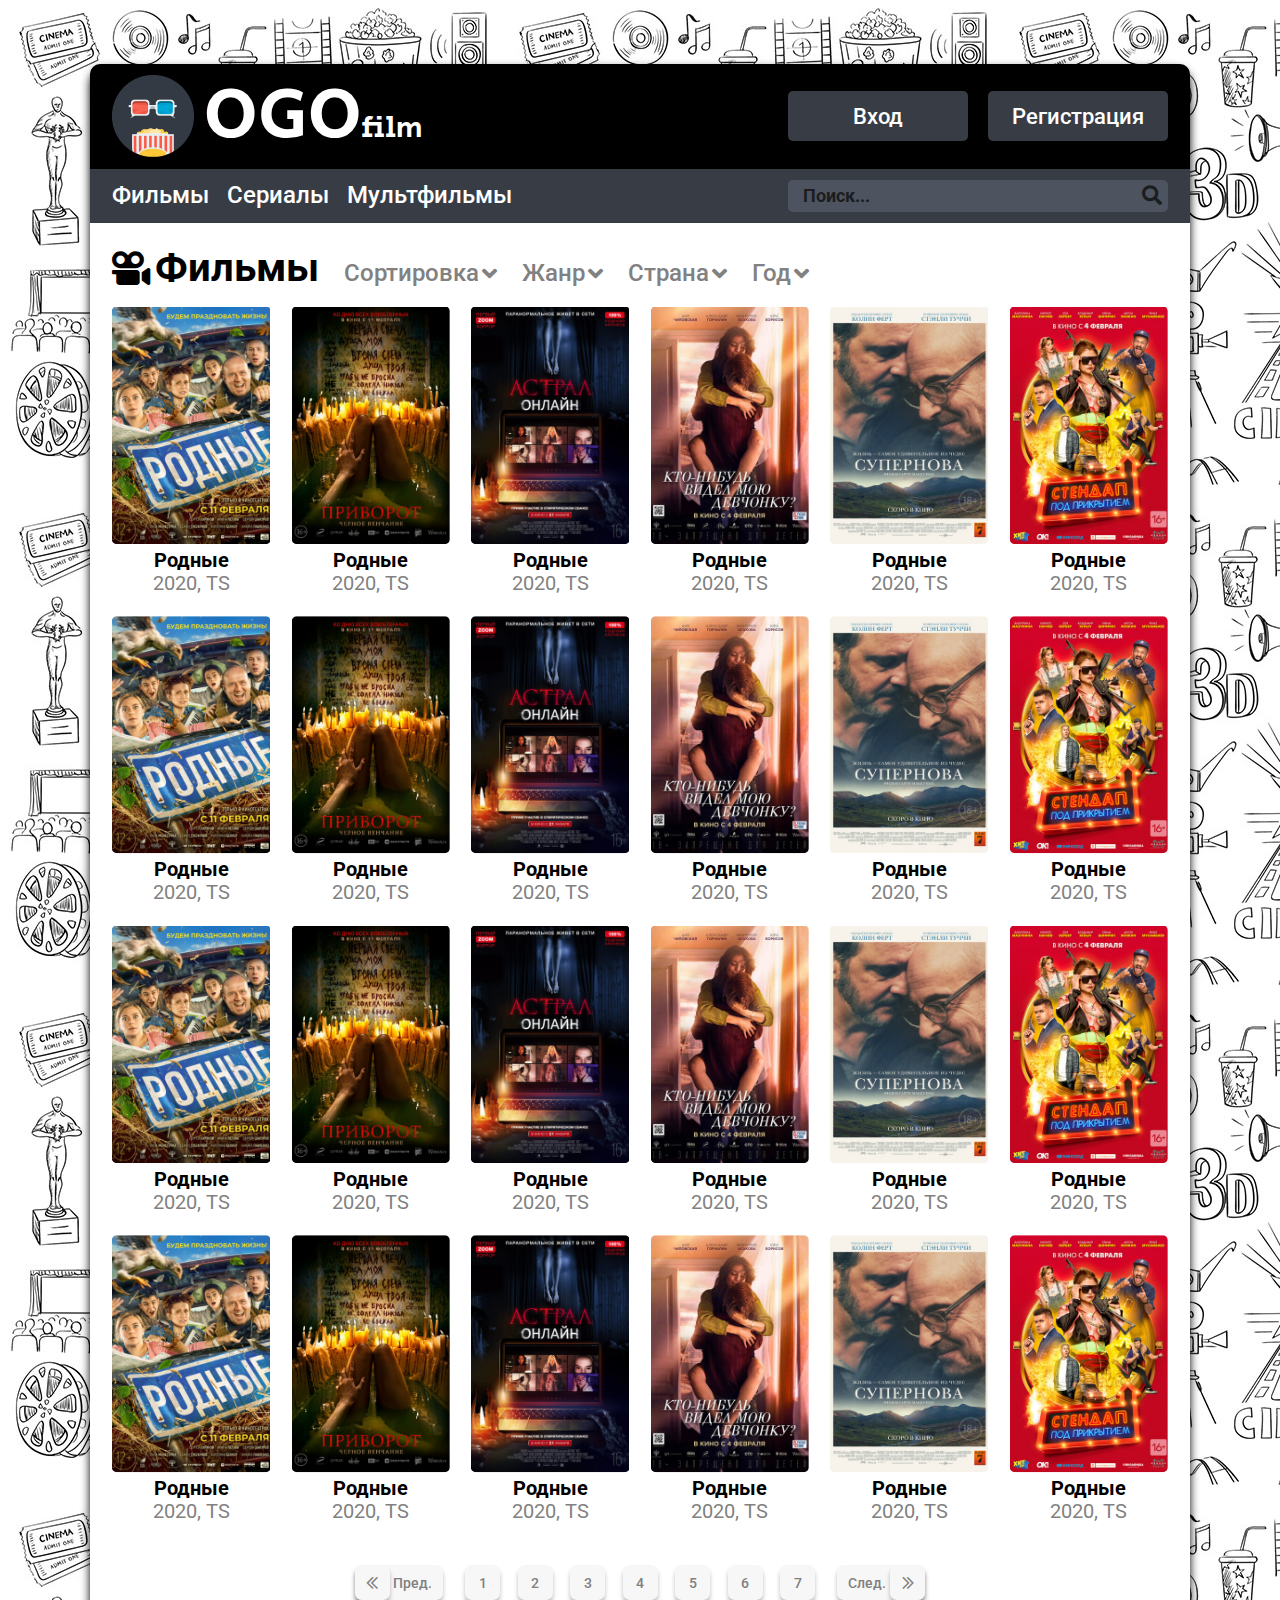
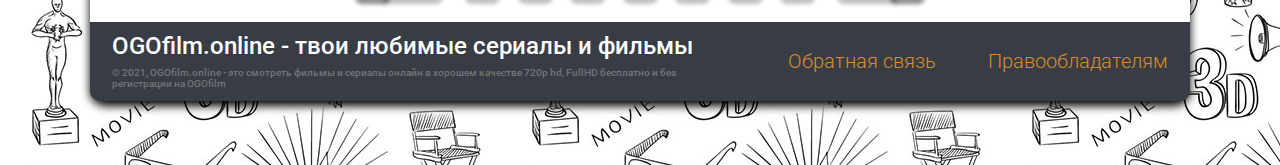
<file: film.html>
<!DOCTYPE html>
<html lang="ru">
<head>
    <meta charset="UTF-8">
    <meta http-equiv="X-UA-Compatible" content="IE=edge">
    <meta name="viewport" content="width=device-width, initial-scale=1.0">
    <title>OGOfilm.online - твои любимые сериалы и фильмы</title>
    <link rel="preconnect" href="https://fonts.gstatic.com">
    <link href="https://fonts.googleapis.com/css2?family=Roboto:wght@300;400;500;700&family=Secular+One&display=swap" rel="stylesheet">
    <link rel="stylesheet" href="css/normalize.css">
    <link rel="stylesheet" href="css/fonticons.css">
    <link rel="stylesheet" href="css/style.css">
    <link rel="stylesheet" href="css/index.css">
    <link rel="stylesheet" href="css/catalog.css">
</head>
<body>

    <div class="container">

        <header>
            <div class="header">
                <div>
                    <a href="/" class="logo">
                        <span class="logo_img"></span>
                        <span class="logo_text_1">OGO</span>
                        <span class="logo_text_2">film</span>
                    </a>
                </div>

                <div class="burger_menu">
                    <span></span>
                </div>
    
                <nav data-da=".login_mobile, 767, 1" class="login">
                    <ul class="login_list">
                        <li><a class="login_btn popup_btn" rel="popup_login" href="#">Вход</a></li>
                        <li><a class="login_btn popup_btn" rel="popup_reg" href="#">Регистрация</a></li>
                    </ul>
                </nav>

                <div class="login_mobile">
                    <div class="login_img">
                        <img class="login_img_size" src="/img/avatar.png" alt="">
                    </div>
                </div>
            </div>

            <div class="nav">
                <div class="nav_mobile"></div>
                <nav>
                    <ul class="nav_links">
                        <li><a class="nav_link" href="#">Фильмы</a></li>
                        <li><a class="nav_link" href="#">Сериалы</a></li>
                        <li><a class="nav_link" href="#">Мультфильмы</a></li>
                    </ul>
                </nav>

                <form data-da=".nav_mobile, 767, first" class="nav_srch">
                    <input class="nav_srch_input" type="text" placeholder="Поиск...">
                    <button class="nav_srch_btn" type='submit'></button>
                </form>
            </div>

            <div class="popup popup_login">
                <div class="overlay popup_closed"></div>
                <div class="popup_window">
                    <div class="popup_close popup_closed">
                        <span></span>
                    </div>
                    <form class="popup_content">
                        <div class="popup_title">Вход на сайт</div>
                        <img class="popup_login_img" src="/img/avatar.png" alt="">
                        <input type="text" placeholder="Электронная почта/Логин" name="login" class="popup_input">
                        <input type="password" placeholder="Пароль" name="psw" class="popup_input">
                        <div class="popup_notsave">
                            Запомнить?
                            <input type="checkbox" checked name="login_notsave">
                        </div>
                        <input value="Вход" type="submit" class="login_btn popup_login_btn">
                        <div class="popup_another_log">
                            <a class="popup_another_log_sort popup_btn" rel="popup_reg" href="#">Регистрация</a>
                            <a class="popup_another_log_sort popup_btn" rel="popup_fpsw" href="#">Забыли пароль?</a>
                        </div> 
                   </form>
                </div>
            </div>

            <div class="popup popup_reg">
                <div class="overlay popup_closed"></div>
                <div class="popup_window popup_window_reg">
                    <div class="popup_close popup_closed">
                        <span></span>
                    </div>
                    <form class="popup_content">
                        <div class="popup_title">Регистрация</div>
                        <img class="popup_login_img" src="/img/avatar.png" alt="">
                        <input type="email" placeholder="Электронная почта" name="email" class="popup_input">
                        <input type="text" placeholder="Логин" name="login" class="popup_input">
                        <input type="password" placeholder="Пароль" name="psw" class="popup_input">
                        <input type="password" placeholder="Повторите пароль" name="psw1" class="popup_input">
                        <div class="popup_login_not_save">
                            <input id="login_rules" type="checkbox">
                            <label for="login_rules">Я согласен с <a href="#">правилами сайта</a></label>
                        </div>
                        <input value="Регистрация" type="submit" class="login_btn popup_login_btn">
                   </form>
                </div>
            </div>

            <div class="popup popup_fpsw">
                <div class="overlay popup_closed"></div>
                <div class="popup_window popup_window_fpsw">
                    <div class="popup_close popup_closed">
                        <span></span>
                    </div>
                    <form class="popup_content">
                        <div class="popup_title">Востановление пароля</div>
                        <img class="popup_login_img" src="/img/avatar.png" alt="">
                        <div class="popup_fpsw_send">
                            На адресс вашей электронной почты будет отправленна ссылка для сброса пароля
                        </div>
                        <input type="email" placeholder="Введите ваш email" name="email" class="popup_input">
                        <input value="Отправить" type="submit" class="login_btn popup_login_btn">
                   </form>
                </div>
            </div>
        </header>

        <main>
            <div class="main_head">
                <div class="main_title _icon-movie">
                    <a href="#"><h2 class="title_name">Фильмы</h2></a>
                </div>

               <div data-da=".login_mobile, 767, 2" class="filter">
                    <div class="filter_name">
                        <h3 class="filter_sort">
                            Сортировка 
                            <span class="_icon-down"></span>
                        </h3>
                        <ul class="filter_sub _fsort">
                            <li>
                                <input type="checkbox">
                                <a href="#">Новинки</a>
                            </li>

                            <li>
                                <input type="checkbox">
                                <a href="#">Популярные</a>
                            </li>

                            <li>
                                <input type="checkbox">
                                <a href="#">Сейчас смотрят</a>
                            </li>
                        </ul>
                    </div>

                    <div class="filter_name">
                        <h3 class="filter_sort">
                            Жанр
                            <span class="_icon-down"></span>
                        </h3>
                        <ul class="filter_sub _fctgry">
                            <li class="try">
                                <input type="checkbox" checked>
                                <a class="filter_sub1" rel="biografy" href="#">Биография</a>
                            </li>

                            <li>
                                <input type="checkbox">
                                <a class="filter_sub1" rel="action" href="#">Боевик</a>
                            </li>

                            <li>
                                <input type="checkbox">
                                <a class="filter_sub1" rel="west_action" href="#">Вестерн</a>
                            </li>

                            <li>
                                <input type="checkbox">
                                <a href="#">Военный</a>
                            </li>

                            <li>
                                <input type="checkbox">
                                <a href="#">Детектив</a>
                            </li>

                            <li>
                                <input type="checkbox">
                                <a href="#">Документальный</a>
                            </li>

                            <li>
                                <input type="checkbox">
                                <a href="#">Драма</a>
                            </li>

                            <li>
                                <input type="checkbox">
                                <a href="#">Исторический</a>
                            </li>

                            <li>
                                <input type="checkbox">
                                <a href="#">Комедия</a>
                            </li>

                            <li>
                                <input type="checkbox">
                                <a href="#">Короткометражка</a>
                            </li>

                            <li>
                                <input type="checkbox">
                                <a href="#">Криминал</a>
                            </li>
                            
                            <li>
                                <input type="checkbox">
                                <a href="#">Мелодрама</a>
                            </li>
                            
                            <li>
                                <input type="checkbox">
                                <a href="#">Мистика</a>
                            </li>
                            
                            <li>
                                <input type="checkbox">
                                <a href="#">Мультфильм</a>
                            </li>
                            
                            <li>
                                <input type="checkbox">
                                <a href="#">Мюзикл</a>
                            </li>
                            
                            <li>
                                <input type="checkbox">
                                <a href="#">Приключения</a>
                            </li>
                            
                            <li>
                                <input type="checkbox">
                                <a href="#">Семейный</a>
                            </li>
                            
                            <li>
                                <input type="checkbox">
                                <a href="#">Спорт</a>
                            </li>
                            
                            <li>
                                <input type="checkbox">
                                <a href="#">Триллер</a>
                            </li>
                            
                            <li>
                                <input type="checkbox">
                                <a href="#">Ужасы</a>
                            </li>
                            
                            <li>
                                <input type="checkbox">
                                <a href="#">Фантастика</a>
                            </li>
                            
                            <li>
                                <input type="checkbox">
                                <a href="#">Фэнтези</a>
                            </li>
                        </ul>
                    </div>

                    <div class="filter_name">
                        <h3 class="filter_sort">
                            Страна 
                            <span class="_icon-down"></span>
                        </h3>
                        <ul class="filter_sub _fsort">
                            <li>
                                <input type="checkbox">
                                <a href="#">Украина</a>
                            </li>

                            <li>
                                <input type="checkbox">
                                <a href="#">США</a>
                            </li>

                            <li>
                                <input type="checkbox">
                                <a href="#">Англия</a>
                            </li>

                            <li>
                                <input type="checkbox">
                                <a href="#">Франция</a>
                            </li>

                            <li>
                                <input type="checkbox">
                                <a href="#">Индия</a>
                            </li>

                            <li>
                                <input type="checkbox">
                                <a href="#">Китай</a>
                            </li>

                            <li>
                                <input type="checkbox">
                                <a href="#">Россия</a>
                            </li>

                            <li>
                                <input type="checkbox">
                                <a href="#">Финлядия</a>
                            </li>

                            <li>
                                <input type="checkbox">
                                <a href="#">Австралия</a>
                            </li>

                            <li>
                                <input type="checkbox">
                                <a href="#">Испания</a>
                            </li>

                            <li>
                                <input type="checkbox">
                                <a href="#">Бразилия</a>
                            </li>

                            <li>
                                <input type="checkbox">
                                <a href="#">Канада</a>
                            </li>
                        </ul>
                    </div>

                    <div class="filter_name">
                        <h3 class="filter_sort">
                            Год 
                            <span class="_icon-down"></span>
                        </h3>
                        <ul class="filter_sub _fyears _fyear">
                            <li>
                                <input type="checkbox">
                                <a href="#">2000</a>
                            </li>

                            <li>
                                <input type="checkbox">
                                <a href="#">2001</a>
                            </li>

                            <li>
                                <input type="checkbox">
                                <a href="#">2002</a>
                            </li>

                            <li>
                                <input type="checkbox">
                                <a href="#">2003</a>
                            </li>

                            <li>
                                <input type="checkbox">
                                <a href="#">2004</a>
                            </li>

                            <li>
                                <input type="checkbox">
                                <a href="#">2005</a>
                            </li>

                            <li>
                                <input type="checkbox">
                                <a href="#">2006</a>
                            </li>

                            <li>
                                <input type="checkbox">
                                <a href="#">2007</a>
                            </li>

                            <li>
                                <input type="checkbox">
                                <a href="#">2008</a>
                            </li>

                            <li>
                                <input type="checkbox">
                                <a href="#">2009</a>
                            </li>

                            <li>
                                <input type="checkbox">
                                <a href="#">2010</a>
                            </li>

                            <li>
                                <input type="checkbox">
                                <a href="#">2011</a>
                            </li>

                            <li>
                                <input type="checkbox">
                                <a href="#">2012</a>
                            </li>

                            <li>
                                <input type="checkbox">
                                <a href="#">2013</a>
                            </li>

                            <li>
                                <input type="checkbox">
                                <a href="#">2014</a>
                            </li>

                            <li>
                                <input type="checkbox">
                                <a href="#">2015</a>
                            </li>

                            <li>
                                <input type="checkbox">
                                <a href="#">2016</a>
                            </li>

                            <li>
                                <input type="checkbox">
                                <a href="#">2017</a>
                            </li>

                            <li>
                                <input type="checkbox">
                                <a href="#">2018</a>
                            </li>

                            <li>
                                <input type="checkbox">
                                <a href="#">2019</a>
                            </li>

                            <li>
                                <input type="checkbox">
                                <a href="#">2020</a>
                            </li>
                        </ul>
                    </div>
               </div>
            </div>

            <div class="selected_filtr">
                <div class="selected_filtr_frame biografy" >
                    <a href="#" class="selected_filtr_name">Биография</a>
                    <a href="#" class="selected_filtr_close _icon-close"></a>
                </div>

                <div class="selected_filtr_frame action">
                    <a href="#" class="selected_filtr_name">Боевик</a>
                    <a href="#" class="selected_filtr_close _icon-close"></a>
                </div>

                <div class="selected_filtr_frame west_action">
                    <a href="#" class="selected_filtr_name">Вестерн</a>
                    <a href="#" class="selected_filtr_close _icon-close"></a>
                </div>
            </div>

            <section>
                <div class="content">
                    <div class="content_block">
                        <div class="content_sec">
                            <div class="content_poster">
                                <img class="content_img" src="img/1.jpg" alt="">
                                <a href="#" class="content_player _icon-play"></a>
                            </div>
                            <div class="content_name">
                                <a href="#">
                                    <h2>
                                        Родные
                                    </h2>
                                </a>
                            </div>
                            <div class="content_desc">
                                2020, TS
                            </div>
                        </div>
                    </div>

                    <div class="content_block">
                        <div class="content_sec">
                            <div class="content_poster">
                                <img class="content_img" src="img/2.jpg" alt="">
                                <a href="#" class="content_player _icon-play"></a>
                            </div>
                            <div class="content_name">
                                <a href="#">
                                    <h2>
                                        Родные
                                    </h2>
                                </a>
                            </div>
                            <div class="content_desc">
                                2020, TS
                            </div>
                        </div>
                    </div>

                    <div class="content_block">
                        <div class="content_sec">
                            <div class="content_poster">
                                <img class="content_img" src="img/3.jpg" alt="">
                                <a href="#" class="content_player _icon-play"></a>
                            </div>
                            <div class="content_name">
                                <a href="#">
                                    <h2>
                                        Родные
                                    </h2>
                                </a>
                            </div>
                            <div class="content_desc">
                                2020, TS
                            </div>
                        </div>
                    </div>

                    <div class="content_block">
                        <div class="content_sec">
                            <div class="content_poster">
                                <img class="content_img" src="img/4.jpg" alt="">
                                <a href="#" class="content_player _icon-play"></a>
                            </div>
                            <div class="content_name">
                                <a href="#">
                                    <h2>
                                        Родные
                                    </h2>
                                </a>
                            </div>
                            <div class="content_desc">
                                2020, TS
                            </div>
                        </div>
                    </div>

                    <div class="content_block">
                        <div class="content_sec">
                            <div class="content_poster">
                                <img class="content_img" src="img/5.jpg" alt="">
                                <a href="#" class="content_player _icon-play"></a>
                            </div>
                            <div class="content_name">
                                <a href="#">
                                    <h2>
                                        Родные
                                    </h2>
                                </a>
                            </div>
                            <div class="content_desc">
                                2020, TS
                            </div>
                        </div>
                    </div>

                    <div class="content_block">
                        <div class="content_sec">
                            <div class="content_poster">
                                <img class="content_img" src="img/6.jpg" alt="">
                                <a href="#" class="content_player _icon-play"></a>
                            </div>
                            <div class="content_name">
                                <a href="#">
                                    <h2>
                                        Родные
                                    </h2>
                                </a>
                            </div>
                            <div class="content_desc">
                                2020, TS
                            </div>
                        </div>
                    </div>                    <div class="content_block">
                        <div class="content_sec">
                            <div class="content_poster">
                                <img class="content_img" src="img/1.jpg" alt="">
                                <a href="#" class="content_player _icon-play"></a>
                            </div>
                            <div class="content_name">
                                <a href="#">
                                    <h2>
                                        Родные
                                    </h2>
                                </a>
                            </div>
                            <div class="content_desc">
                                2020, TS
                            </div>
                        </div>
                    </div>

                    <div class="content_block">
                        <div class="content_sec">
                            <div class="content_poster">
                                <img class="content_img" src="img/2.jpg" alt="">
                                <a href="#" class="content_player _icon-play"></a>
                            </div>
                            <div class="content_name">
                                <a href="#">
                                    <h2>
                                        Родные
                                    </h2>
                                </a>
                            </div>
                            <div class="content_desc">
                                2020, TS
                            </div>
                        </div>
                    </div>

                    <div class="content_block">
                        <div class="content_sec">
                            <div class="content_poster">
                                <img class="content_img" src="img/3.jpg" alt="">
                                <a href="#" class="content_player _icon-play"></a>
                            </div>
                            <div class="content_name">
                                <a href="#">
                                    <h2>
                                        Родные
                                    </h2>
                                </a>
                            </div>
                            <div class="content_desc">
                                2020, TS
                            </div>
                        </div>
                    </div>

                    <div class="content_block">
                        <div class="content_sec">
                            <div class="content_poster">
                                <img class="content_img" src="img/4.jpg" alt="">
                                <a href="#" class="content_player _icon-play"></a>
                            </div>
                            <div class="content_name">
                                <a href="#">
                                    <h2>
                                        Родные
                                    </h2>
                                </a>
                            </div>
                            <div class="content_desc">
                                2020, TS
                            </div>
                        </div>
                    </div>

                    <div class="content_block">
                        <div class="content_sec">
                            <div class="content_poster">
                                <img class="content_img" src="img/5.jpg" alt="">
                                <a href="#" class="content_player _icon-play"></a>
                            </div>
                            <div class="content_name">
                                <a href="#">
                                    <h2>
                                        Родные
                                    </h2>
                                </a>
                            </div>
                            <div class="content_desc">
                                2020, TS
                            </div>
                        </div>
                    </div>

                    <div class="content_block">
                        <div class="content_sec">
                            <div class="content_poster">
                                <img class="content_img" src="img/6.jpg" alt="">
                                <a href="#" class="content_player _icon-play"></a>
                            </div>
                            <div class="content_name">
                                <a href="#">
                                    <h2>
                                        Родные
                                    </h2>
                                </a>
                            </div>
                            <div class="content_desc">
                                2020, TS
                            </div>
                        </div>
                    </div>                    <div class="content_block">
                        <div class="content_sec">
                            <div class="content_poster">
                                <img class="content_img" src="img/1.jpg" alt="">
                                <a href="#" class="content_player _icon-play"></a>
                            </div>
                            <div class="content_name">
                                <a href="#">
                                    <h2>
                                        Родные
                                    </h2>
                                </a>
                            </div>
                            <div class="content_desc">
                                2020, TS
                            </div>
                        </div>
                    </div>

                    <div class="content_block">
                        <div class="content_sec">
                            <div class="content_poster">
                                <img class="content_img" src="img/2.jpg" alt="">
                                <a href="#" class="content_player _icon-play"></a>
                            </div>
                            <div class="content_name">
                                <a href="#">
                                    <h2>
                                        Родные
                                    </h2>
                                </a>
                            </div>
                            <div class="content_desc">
                                2020, TS
                            </div>
                        </div>
                    </div>

                    <div class="content_block">
                        <div class="content_sec">
                            <div class="content_poster">
                                <img class="content_img" src="img/3.jpg" alt="">
                                <a href="#" class="content_player _icon-play"></a>
                            </div>
                            <div class="content_name">
                                <a href="#">
                                    <h2>
                                        Родные
                                    </h2>
                                </a>
                            </div>
                            <div class="content_desc">
                                2020, TS
                            </div>
                        </div>
                    </div>

                    <div class="content_block">
                        <div class="content_sec">
                            <div class="content_poster">
                                <img class="content_img" src="img/4.jpg" alt="">
                                <a href="#" class="content_player _icon-play"></a>
                            </div>
                            <div class="content_name">
                                <a href="#">
                                    <h2>
                                        Родные
                                    </h2>
                                </a>
                            </div>
                            <div class="content_desc">
                                2020, TS
                            </div>
                        </div>
                    </div>

                    <div class="content_block">
                        <div class="content_sec">
                            <div class="content_poster">
                                <img class="content_img" src="img/5.jpg" alt="">
                                <a href="#" class="content_player _icon-play"></a>
                            </div>
                            <div class="content_name">
                                <a href="#">
                                    <h2>
                                        Родные
                                    </h2>
                                </a>
                            </div>
                            <div class="content_desc">
                                2020, TS
                            </div>
                        </div>
                    </div>

                    <div class="content_block">
                        <div class="content_sec">
                            <div class="content_poster">
                                <img class="content_img" src="img/6.jpg" alt="">
                                <a href="#" class="content_player _icon-play"></a>
                            </div>
                            <div class="content_name">
                                <a href="#">
                                    <h2>
                                        Родные
                                    </h2>
                                </a>
                            </div>
                            <div class="content_desc">
                                2020, TS
                            </div>
                        </div>
                    </div>                    <div class="content_block">
                        <div class="content_sec">
                            <div class="content_poster">
                                <img class="content_img" src="img/1.jpg" alt="">
                                <a href="#" class="content_player _icon-play"></a>
                            </div>
                            <div class="content_name">
                                <a href="#">
                                    <h2>
                                        Родные
                                    </h2>
                                </a>
                            </div>
                            <div class="content_desc">
                                2020, TS
                            </div>
                        </div>
                    </div>

                    <div class="content_block">
                        <div class="content_sec">
                            <div class="content_poster">
                                <img class="content_img" src="img/2.jpg" alt="">
                                <a href="#" class="content_player _icon-play"></a>
                            </div>
                            <div class="content_name">
                                <a href="#">
                                    <h2>
                                        Родные
                                    </h2>
                                </a>
                            </div>
                            <div class="content_desc">
                                2020, TS
                            </div>
                        </div>
                    </div>

                    <div class="content_block">
                        <div class="content_sec">
                            <div class="content_poster">
                                <img class="content_img" src="img/3.jpg" alt="">
                                <a href="#" class="content_player _icon-play"></a>
                            </div>
                            <div class="content_name">
                                <a href="#">
                                    <h2>
                                        Родные
                                    </h2>
                                </a>
                            </div>
                            <div class="content_desc">
                                2020, TS
                            </div>
                        </div>
                    </div>

                    <div class="content_block">
                        <div class="content_sec">
                            <div class="content_poster">
                                <img class="content_img" src="img/4.jpg" alt="">
                                <a href="#" class="content_player _icon-play"></a>
                            </div>
                            <div class="content_name">
                                <a href="#">
                                    <h2>
                                        Родные
                                    </h2>
                                </a>
                            </div>
                            <div class="content_desc">
                                2020, TS
                            </div>
                        </div>
                    </div>

                    <div class="content_block">
                        <div class="content_sec">
                            <div class="content_poster">
                                <img class="content_img" src="img/5.jpg" alt="">
                                <a href="#" class="content_player _icon-play"></a>
                            </div>
                            <div class="content_name">
                                <a href="#">
                                    <h2>
                                        Родные
                                    </h2>
                                </a>
                            </div>
                            <div class="content_desc">
                                2020, TS
                            </div>
                        </div>
                    </div>

                    <div class="content_block">
                        <div class="content_sec">
                            <div class="content_poster">
                                <img class="content_img" src="img/6.jpg" alt="">
                                <a href="#" class="content_player _icon-play"></a>
                            </div>
                            <div class="content_name">
                                <a href="#">
                                    <h2>
                                        Родные
                                    </h2>
                                </a>
                            </div>
                            <div class="content_desc">
                                2020, TS
                            </div>
                        </div>
                    </div>
                </div>
            </section>

            <div class="b_navigation">
                <div class="nav_prev">
                    <a class="btn_navigation _icon-arrow-left" href="#"></a>
                    <a class="btn_navigation _btn_nav_prev" href="#">Пред.</a>
                </div>
                <ul class="navigation">
                    <li><a class="btn_navigation" href="#">1</a></li>
                    <li><a class="btn_navigation" href="#">2</a></li>
                    <li><a class="btn_navigation" href="#">3</a></li>
                    <li><a class="btn_navigation" href="#">4</a></li>
                    <li><a class="btn_navigation" href="#">5</a></li>
                    <li><a class="btn_navigation" href="#">6</a></li>
                    <li><a class="btn_navigation" href="#">7</a></li>
                </ul>
                <div class="nav_next">
                    <a class="btn_navigation _btn_nav_next" href="#">След.</a>
                    <a class="btn_navigation _icon-arrow-rigth" href="#"></a>
                </div>
            </div>
        </main>

        <footer>
            <div class="footer">
                <div class="slogan">
                    <h3>OGOfilm.online - твои любимые сериалы и фильмы</h3>
                    <h1 data-da=".about_mobile, 992, first" class="about">© 2021, OGOfilm.online - это смотреть фильмы и сериалы онлайн в хорошем качестве 720p hd, FullHD бесплатно и без регистрации на OGOfilm                                                                      </h1>
                </div>
                <nav>
                    <ul class="contact_us">
                        <li><a href="#">Обратная связь</a></li>
                        <li><a href="#">Правообладателям</a></li>
                    </ul>
                </nav>

                <div class="about_mobile"></div>
            </div>
        </footer>

    </div>

    
    <script src="/js/jquery-3.6.0.min.js"></script>
    <script src="/js/main.js"></script>
    <script src="/js/dynamicAdapt.js"></script>
    
</body>
</html>
</file>
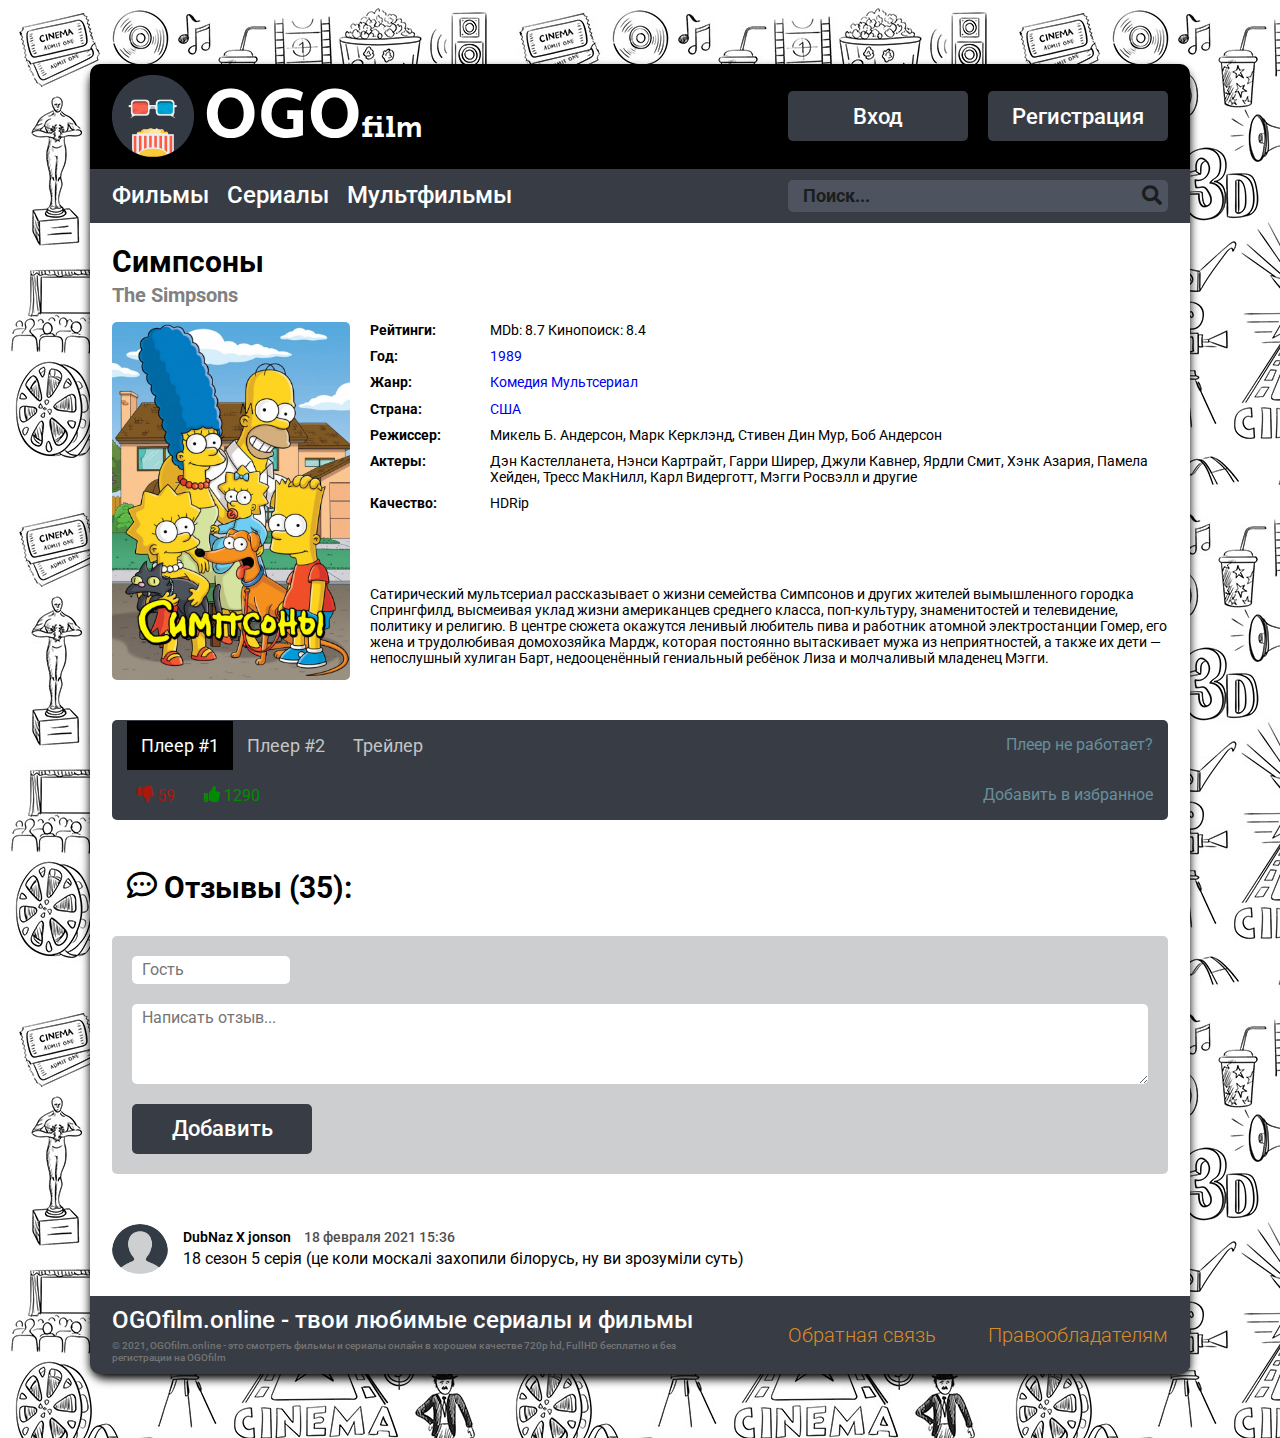
<file: view.html>
<!DOCTYPE html>
<html lang="ru">
<head>
    <meta charset="UTF-8">
    <meta http-equiv="X-UA-Compatible" content="IE=edge">
    <meta name="viewport" content="width=device-width, initial-scale=1.0">
    <title>OGOfilm.online - твои любимые сериалы и фильмы</title>
    <link rel="preconnect" href="https://fonts.gstatic.com">
    <link href="https://fonts.googleapis.com/css2?family=Roboto:wght@300;400;500;700&family=Secular+One&display=swap" rel="stylesheet">
    <link rel="stylesheet" href="css/normalize.css">
    <link rel="stylesheet" href="css/fonticons.css">
    <link rel="stylesheet" href="css/style.css">
    <link rel="stylesheet" href="css/view.css">
</head>
<body>

    <div class="container">

        <header>
            <div class="header">
                <div>
                    <a href="/" class="logo">
                        <span class="logo_img"></span>
                        <span class="logo_text_1">OGO</span>
                        <span class="logo_text_2">film</span>
                    </a>
                </div>

                <div class="burger_menu">
                    <span></span>
                </div>
    
                <nav data-da=".login_mobile, 767, 1" class="login">
                    <ul class="login_list">
                        <li><a class="login_btn popup_btn" rel="popup_login" href="#">Вход</a></li>
                        <li><a class="login_btn popup_btn" rel="popup_reg" href="#">Регистрация</a></li>
                    </ul>
                </nav>

                <div class="login_mobile">
                    <div class="login_img">
                        <img class="login_img_size" src="/img/avatar.png" alt="">
                    </div>
                </div>
            </div>

            <div class="nav">
                <div class="nav_mobile"></div>
                <nav>
                    <ul class="nav_links">
                        <li><a class="nav_link" href="#">Фильмы</a></li>
                        <li><a class="nav_link" href="#">Сериалы</a></li>
                        <li><a class="nav_link" href="#">Мультфильмы</a></li>
                    </ul>
                </nav>

                <form data-da=".nav_mobile, 767, first" class="nav_srch">
                    <input class="nav_srch_input" type="text" placeholder="Поиск...">
                    <button class="nav_srch_btn" type='submit'></button>
                </form>
            </div>

            <div class="popup popup_login">
                <div class="overlay popup_closed"></div>
                <div class="popup_window">
                    <div class="popup_close popup_closed">
                        <span></span>
                    </div>
                    <form class="popup_content">
                        <div class="popup_title">Вход на сайт</div>
                        <img class="popup_login_img" src="/img/avatar.png" alt="">
                        <input type="text" placeholder="Электронная почта/Логин" name="login" class="popup_input">
                        <input type="password" placeholder="Пароль" name="psw" class="popup_input">
                        <div class="popup_notsave">
                            Запомнить?
                            <input type="checkbox" checked name="login_notsave">
                        </div>
                        <input value="Вход" type="submit" class="login_btn popup_login_btn">
                        <div class="popup_another_log">
                            <a class="popup_another_log_sort popup_btn" rel="popup_reg" href="#">Регистрация</a>
                            <a class="popup_another_log_sort popup_btn" rel="popup_fpsw" href="#">Забыли пароль?</a>
                        </div> 
                   </form>
                </div>
            </div>

            <div class="popup popup_reg">
                <div class="overlay popup_closed"></div>
                <div class="popup_window popup_window_reg">
                    <div class="popup_close popup_closed">
                        <span></span>
                    </div>
                    <form class="popup_content">
                        <div class="popup_title">Регистрация</div>
                        <img class="popup_login_img" src="/img/avatar.png" alt="">
                        <input type="email" placeholder="Электронная почта" name="email" class="popup_input">
                        <input type="text" placeholder="Логин" name="login" class="popup_input">
                        <input type="password" placeholder="Пароль" name="psw" class="popup_input">
                        <input type="password" placeholder="Повторите пароль" name="psw1" class="popup_input">
                        <div class="popup_login_not_save">
                            <input id="login_rules" type="checkbox">
                            <label for="login_rules">Я согласен с <a href="#">правилами сайта</a></label>
                        </div>
                        <input value="Регистрация" type="submit" class="login_btn popup_login_btn">
                   </form>
                </div>
            </div>

            <div class="popup popup_fpsw">
                <div class="overlay popup_closed"></div>
                <div class="popup_window popup_window_fpsw">
                    <div class="popup_close popup_closed">
                        <span></span>
                    </div>
                    <form class="popup_content">
                        <div class="popup_title">Востановление пароля</div>
                        <img class="popup_login_img" src="/img/avatar.png" alt="">
                        <div class="popup_fpsw_send">
                            На адресс вашей электронной почты будет отправленна ссылка для сброса пароля
                        </div>
                        <input type="email" placeholder="Введите ваш email" name="email" class="popup_input">
                        <input value="Отправить" type="submit" class="login_btn popup_login_btn">
                   </form>
                </div>
            </div>
        </header>

        <main>
            <div class="view_head">
                <h2 class="view_head_name">Симпсоны</h2>
                <h2 class="view_head_engname">The Simpsons</h2>
            </div>

            <div class="view_header">
                <div class="view_poster">
                    <img class="view_img" src="./img/8.jpg" alt="">
                </div>

                <div class="view_info">
                    <div class="view_table">
                        <div class="view_table_tr">
                            <div class="view_table_td">Рейтинги:</div>
                            <div class="view_table_th">MDb: 8.7 Кинопоиск: 8.4</div>
                        </div>

                        <div class="view_table_tr">
                            <div class="view_table_td">Год:</div>
                            <div class="view_table_th"><a href="#">1989</a></div>
                        </div>

                        <div class="view_table_tr">
                            <div class="view_table_td">Жанр:</div>
                            <div class="view_table_th">
                                <a href="#">Комедия</a> 
                                <a href="#">Мультсериал</a>
                            </div>
                        </div>

                        <div class="view_table_tr">
                            <div class="view_table_td">Страна:</div>
                            <div class="view_table_th"><a href="#">США</a></div>
                        </div>

                        <div class="view_table_tr">
                            <div class="view_table_td">Режиссер:</div>
                            <div class="view_table_th">Микель Б. Андерсон, Марк Керклэнд, Стивен Дин Мур,
                                Боб Андерсон</div>
                        </div>

                        <div class="view_table_tr">
                            <div class="view_table_td">Актеры:</div>
                            <div class="view_table_th">Дэн Кастелланета, Нэнси Картрайт, Гарри Ширер, 
                                Джули Кавнер, Ярдли Смит, Хэнк Азария, 
                                Памела Хейден, Тресс МакНилл, Карл Видерготт, 
                                Мэгги Росвэлл и другие</div>
                        </div>

                        <div class="view_table_tr">
                            <div class="view_table_td">Качество:</div>
                            <div class="view_table_th">HDRip</div>
                        </div>
                    </div>

                    <div class="view_subs">
                        <p> Сатирический мультсериал рассказывает о жизни семейства Симпсонов и других жителей вымышленного городка 
                            Спрингфилд, высмеивая уклад жизни американцев среднего 
                            класса, поп-культуру, знаменитостей и телевидение, 
                            политику и религию. В центре сюжета окажутся ленивый 
                            любитель пива и работник атомной электростанции Гомер, 
                            его жена и трудолюбивая домохозяйка Мардж, которая 
                            постоянно вытаскивает мужа из неприятностей, а также 
                            их дети — непослушный хулиган Барт, недооценённый 
                            гениальный ребёнок Лиза и молчаливый младенец Мэгги.</p>
                    </div>
                </div>
            </div>


            <div class="v_player">
                <div class="bar bar_top">
                    <ul id="bar_list" class="bar_list">
                        <li><a id="myButton" href="javascript:void(0)" data-tab="1" data-ahoy="kinoplayertop" class="bar_btn bar_tab_trigger active">Плеер #1</a></li>
                        <li><a id="myButton" href="javascript:void(0)" data-tab="2" data-ahoy="kinoplayertop" class="bar_btn bar_tab_trigger">Плеер #2</a></li>
                        <li><a href="javascript:void(0)" data-tab="3" data-ahoy="kinoplayertop" class="bar_btn bar_tab_trigger">Трейлер</a></li>
                    </ul>

                    <div class="bar_dwork"><a class="bar_dwork_btn" href="#">Плеер не работает?</a></div>
                </div>

                <div>
                    <div id="kinoplayertop" data-title="Симпсоны (сериал) (The Simpsons1989 – ...)" data-kinowidth="100%" data-kinoheight="528px"></div>
                </div>

                <!-- data-kinowidth="100%" data-kinoheight="528px" -->
                
                <div class="bar bar_bot">
                    <div class="bar_raiting">
                        <div class="bar_dis _icon-dislike">
                            59
                        </div>
    
                        <div class="bar_like _icon-like">
                            1290
                        </div>
                    </div>

                    <div class="addfavor">
                        <a class="bar_dwork_btn" href="#">Добавить в избранное</a> 
                    </div>
                </div>
            </div>

            <div class="comment">
                <div class="comment_head _icon-comment">
                    Отзывы (35):
                </div>

                <form class="comment_add">
                    <input class="comment_user" type="text" placeholder="Гость">
                    <textarea class="comment_ustext" name="user_comments" placeholder="Написать отзыв..."></textarea>
                    <button class="comment_add_btn login_btn" type="submit">Добавить</button>
                </form>

                <div class="comment_view">
                    <img class="comment_view_img" src="./img/avatar.png" alt="">
                    <div class="comment_view_tab">
                        <div class="comment_view_user">
                            DubNaz X jonson 
                            <span class="comment_view_time"> 18 февраля 2021 15:36</span>
                        </div>

                        <div class="comment_view_com">
                            18 сезон 5 серія (це коли москалі захопили білорусь, ну ви зрозуміли суть)
                        </div>
                    </div>
                </div>
            </div>
 
        </main>

        <footer>
            <div class="footer">
                <div class="slogan">
                    <h3>OGOfilm.online - твои любимые сериалы и фильмы</h3>
                    <h1 data-da=".about_mobile, 992, first" class="about">© 2021, OGOfilm.online - это смотреть фильмы и сериалы онлайн в хорошем качестве 720p hd, FullHD бесплатно и без регистрации на OGOfilm                                                                      </h1>
                </div>
                <nav>
                    <ul class="contact_us">
                        <li><a href="#">Обратная связь</a></li>
                        <li><a href="#">Правообладателям</a></li>
                    </ul>
                </nav>

                <div class="about_mobile"></div>
            </div>
        </footer>

    </div>

    <script src="//kinoplayer.top/top.js"></script>
    <script src="/js/jquery-3.6.0.min.js"></script>
    <script src="/js/main.js"></script>
    <script src="/js/dynamicAdapt.js"></script>
    
</body>
</html>
</file>
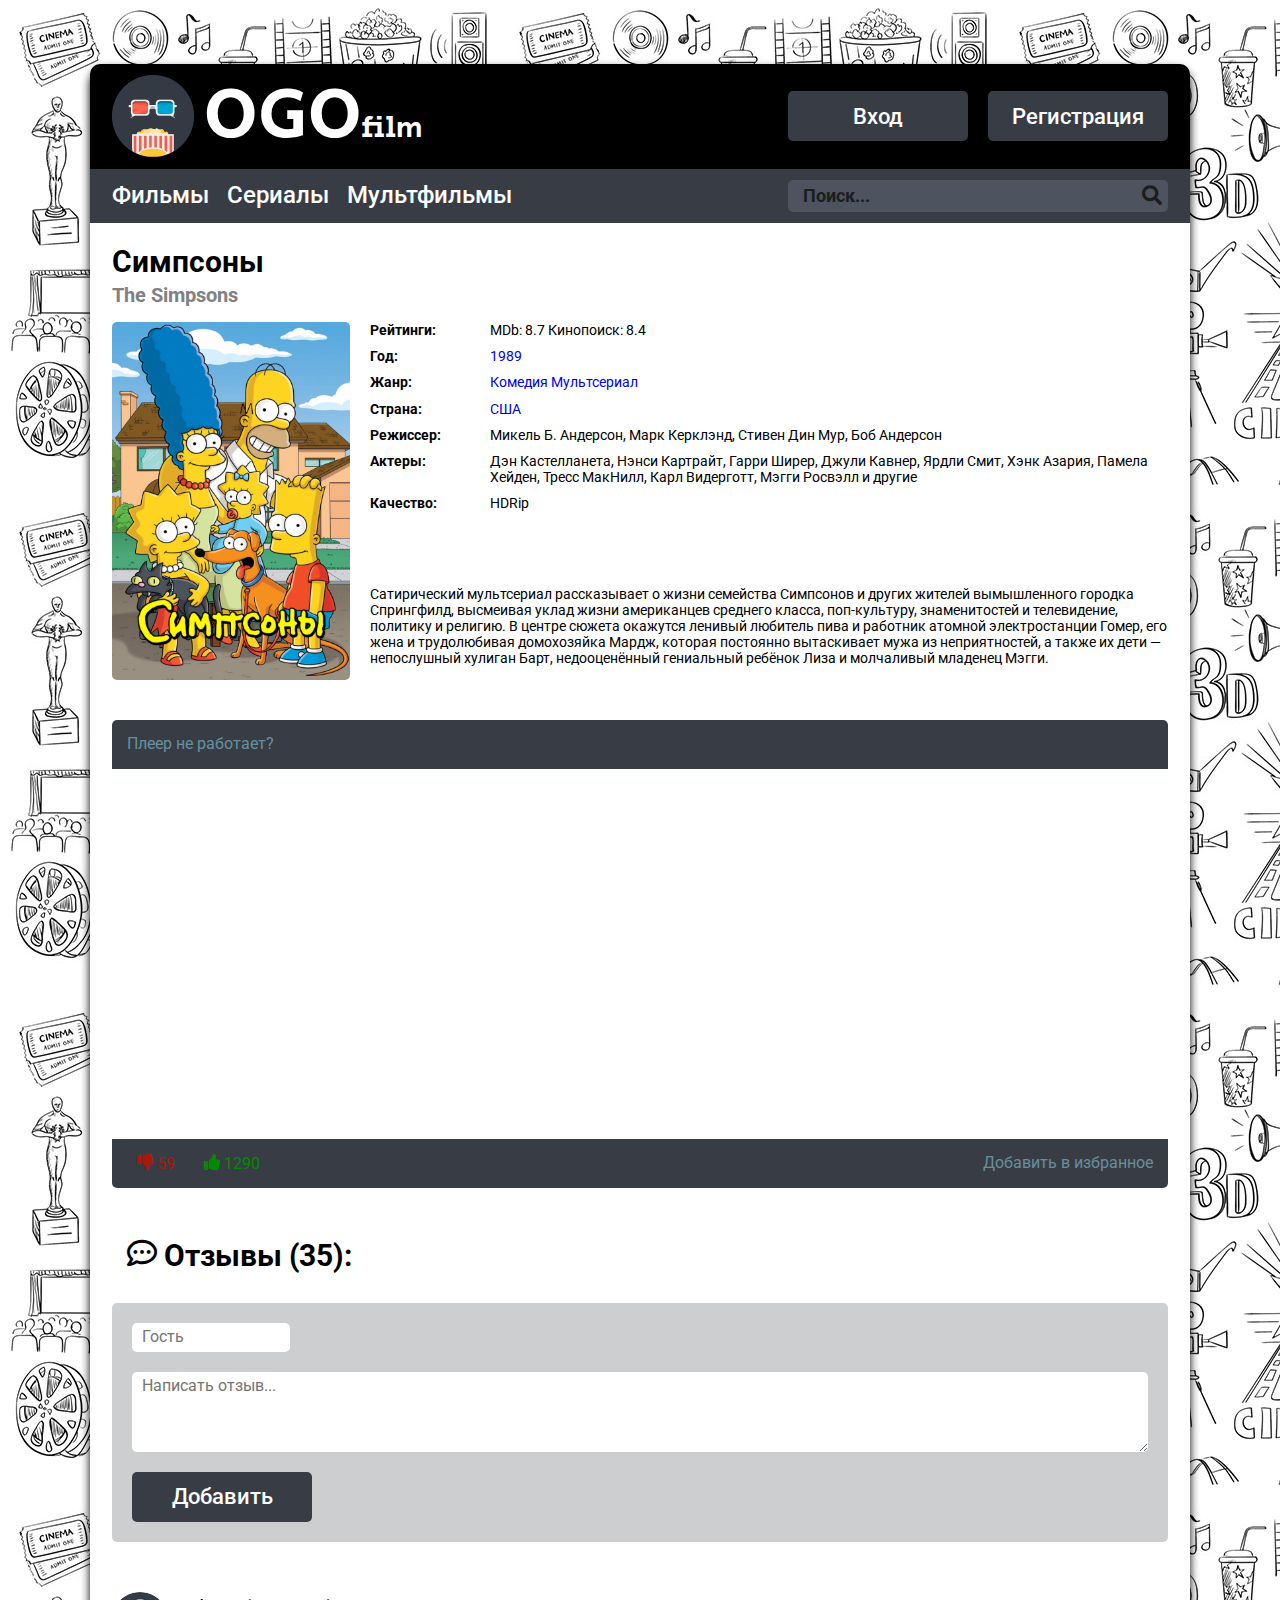
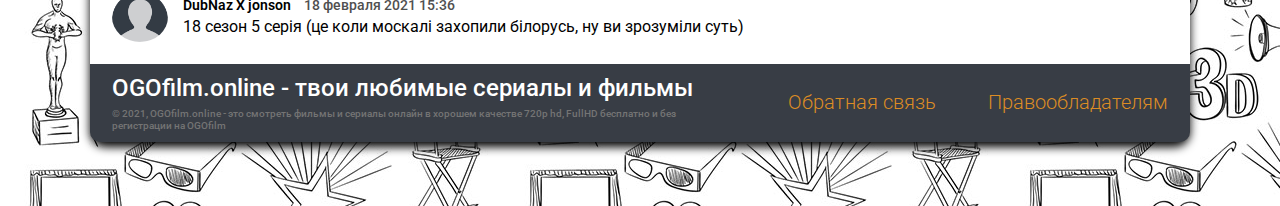
<file: view1.html>
<!DOCTYPE html>
<html lang="ru">
<head>
    <meta charset="UTF-8">
    <meta http-equiv="X-UA-Compatible" content="IE=edge">
    <meta name="viewport" content="width=device-width, initial-scale=1.0">
    <title>OGOfilm.online - твои любимые сериалы и фильмы</title>
    <link rel="preconnect" href="https://fonts.gstatic.com">
    <link href="https://fonts.googleapis.com/css2?family=Roboto:wght@300;400;500;700&family=Secular+One&display=swap" rel="stylesheet">
    <link rel="stylesheet" href="css/normalize.css">
    <link rel="stylesheet" href="css/fonticons.css">
    <link rel="stylesheet" href="css/style.css">
    <link rel="stylesheet" href="css/view.css">
</head>
<body>

    <div class="container">

        <header>
            <div class="header">
                <div>
                    <a href="/" class="logo">
                        <span class="logo_img"></span>
                        <span class="logo_text_1">OGO</span>
                        <span class="logo_text_2">film</span>
                    </a>
                </div>

                <div class="burger_menu">
                    <span></span>
                </div>
    
                <nav data-da=".login_mobile, 767, 1" class="login">
                    <ul class="login_list">
                        <li><a class="login_btn popup_btn" rel="popup_login" href="#">Вход</a></li>
                        <li><a class="login_btn popup_btn" rel="popup_reg" href="#">Регистрация</a></li>
                    </ul>
                </nav>

                <div class="login_mobile">
                    <div class="login_img">
                        <img class="login_img_size" src="/img/avatar.png" alt="">
                    </div>
                </div>
            </div>

            <div class="nav">
                <div class="nav_mobile"></div>
                <nav>
                    <ul class="nav_links">
                        <li><a class="nav_link" href="#">Фильмы</a></li>
                        <li><a class="nav_link" href="#">Сериалы</a></li>
                        <li><a class="nav_link" href="#">Мультфильмы</a></li>
                    </ul>
                </nav>

                <form data-da=".nav_mobile, 767, first" class="nav_srch">
                    <input class="nav_srch_input" type="text" placeholder="Поиск...">
                    <button class="nav_srch_btn" type='submit'></button>
                </form>
            </div>

            <div class="popup popup_login">
                <div class="overlay popup_closed"></div>
                <div class="popup_window">
                    <div class="popup_close popup_closed">
                        <span></span>
                    </div>
                    <form class="popup_content">
                        <div class="popup_title">Вход на сайт</div>
                        <img class="popup_login_img" src="/img/avatar.png" alt="">
                        <input type="text" placeholder="Электронная почта/Логин" name="login" class="popup_input">
                        <input type="password" placeholder="Пароль" name="psw" class="popup_input">
                        <div class="popup_notsave">
                            Запомнить?
                            <input type="checkbox" checked name="login_notsave">
                        </div>
                        <input value="Вход" type="submit" class="login_btn popup_login_btn">
                        <div class="popup_another_log">
                            <a class="popup_another_log_sort popup_btn" rel="popup_reg" href="#">Регистрация</a>
                            <a class="popup_another_log_sort popup_btn" rel="popup_fpsw" href="#">Забыли пароль?</a>
                        </div> 
                   </form>
                </div>
            </div>

            <div class="popup popup_reg">
                <div class="overlay popup_closed"></div>
                <div class="popup_window popup_window_reg">
                    <div class="popup_close popup_closed">
                        <span></span>
                    </div>
                    <form class="popup_content">
                        <div class="popup_title">Регистрация</div>
                        <img class="popup_login_img" src="/img/avatar.png" alt="">
                        <input type="email" placeholder="Электронная почта" name="email" class="popup_input">
                        <input type="text" placeholder="Логин" name="login" class="popup_input">
                        <input type="password" placeholder="Пароль" name="psw" class="popup_input">
                        <input type="password" placeholder="Повторите пароль" name="psw1" class="popup_input">
                        <div class="popup_login_not_save">
                            <input id="login_rules" type="checkbox">
                            <label for="login_rules">Я согласен с <a href="#">правилами сайта</a></label>
                        </div>
                        <input value="Регистрация" type="submit" class="login_btn popup_login_btn">
                   </form>
                </div>
            </div>

            <div class="popup popup_fpsw">
                <div class="overlay popup_closed"></div>
                <div class="popup_window popup_window_fpsw">
                    <div class="popup_close popup_closed">
                        <span></span>
                    </div>
                    <form class="popup_content">
                        <div class="popup_title">Востановление пароля</div>
                        <img class="popup_login_img" src="/img/avatar.png" alt="">
                        <div class="popup_fpsw_send">
                            На адресс вашей электронной почты будет отправленна ссылка для сброса пароля
                        </div>
                        <input type="email" placeholder="Введите ваш email" name="email" class="popup_input">
                        <input value="Отправить" type="submit" class="login_btn popup_login_btn">
                   </form>
                </div>
            </div>
        </header>

        <main>
            <div class="view_head">
                <h2 class="view_head_name">Симпсоны</h2>
                <h2 class="view_head_engname">The Simpsons</h2>
            </div>

            <div class="view_header">
                <div class="view_poster">
                    <img class="view_img" src="./img/8.jpg" alt="">
                </div>

                <div class="view_info">
                    <div class="view_table">
                        <div class="view_table_tr">
                            <div class="view_table_td">Рейтинги:</div>
                            <div class="view_table_th">MDb: 8.7 Кинопоиск: 8.4</div>
                        </div>

                        <div class="view_table_tr">
                            <div class="view_table_td">Год:</div>
                            <div class="view_table_th"><a href="#">1989</a></div>
                        </div>

                        <div class="view_table_tr">
                            <div class="view_table_td">Жанр:</div>
                            <div class="view_table_th">
                                <a href="#">Комедия</a> 
                                <a href="#">Мультсериал</a>
                            </div>
                        </div>

                        <div class="view_table_tr">
                            <div class="view_table_td">Страна:</div>
                            <div class="view_table_th"><a href="#">США</a></div>
                        </div>

                        <div class="view_table_tr">
                            <div class="view_table_td">Режиссер:</div>
                            <div class="view_table_th">Микель Б. Андерсон, Марк Керклэнд, Стивен Дин Мур,
                                Боб Андерсон</div>
                        </div>

                        <div class="view_table_tr">
                            <div class="view_table_td">Актеры:</div>
                            <div class="view_table_th">Дэн Кастелланета, Нэнси Картрайт, Гарри Ширер, 
                                Джули Кавнер, Ярдли Смит, Хэнк Азария, 
                                Памела Хейден, Тресс МакНилл, Карл Видерготт, 
                                Мэгги Росвэлл и другие</div>
                        </div>

                        <div class="view_table_tr">
                            <div class="view_table_td">Качество:</div>
                            <div class="view_table_th">HDRip</div>
                        </div>
                    </div>

                    <div class="view_subs">
                        <p> Сатирический мультсериал рассказывает о жизни семейства Симпсонов и других жителей вымышленного городка 
                            Спрингфилд, высмеивая уклад жизни американцев среднего 
                            класса, поп-культуру, знаменитостей и телевидение, 
                            политику и религию. В центре сюжета окажутся ленивый 
                            любитель пива и работник атомной электростанции Гомер, 
                            его жена и трудолюбивая домохозяйка Мардж, которая 
                            постоянно вытаскивает мужа из неприятностей, а также 
                            их дети — непослушный хулиган Барт, недооценённый 
                            гениальный ребёнок Лиза и молчаливый младенец Мэгги.</p>
                    </div>
                </div>
            </div>


            <div class="v_player">
                <div class="bar bar_top">
                    <!-- <ul id="bar_list" class="bar_list">
                        <li><a id="myButton" href="javascript:void(0)" data-tab="1" data-ahoy="kinoplayertop" class="bar_btn bar_tab_trigger active">Плеер #1</a></li>
                        <li><a id="myButton" href="javascript:void(0)" data-tab="2" data-ahoy="kinoplayertop" class="bar_btn bar_tab_trigger">Плеер #2</a></li>
                        <li><a href="javascript:void(0)" data-tab="3" data-ahoy="kinoplayertop" class="bar_btn bar_tab_trigger">Трейлер</a></li>
                        <li><a href="javascript:void(0)" data-tab="4" data-ahoy="yohoho" class="bar_btn bar_tab_trigger">Трейлер 1</a></li>
                    </ul> -->

                    <div class="bar_dwork"><a class="bar_dwork_btn" href="#">Плеер не работает?</a></div>
                </div>

                <div class="uitools" id="videoplayers" style="height:370px;width:610px;" data-kp_id ='448'></div>
                <!-- <div>
                    <div id="kinoplayertop" data-title="Симпсоны (сериал) (The Simpsons1989 – ...)" data-kinowidth="100%" data-kinoheight="528px"></div>

                    <div id="yohoho" data-title="Тед Лассо (сериал 2020 – ...)"></div>
                </div> -->

                <!-- data-kinowidth="100%" data-kinoheight="528px" -->
                
                <div class="bar bar_bot">
                    <div class="bar_raiting">
                        <div class="bar_dis _icon-dislike">
                            59
                        </div>
    
                        <div class="bar_like _icon-like">
                            1290
                        </div>
                    </div>

                    <div class="addfavor">
                        <a class="bar_dwork_btn" href="#">Добавить в избранное</a> 
                    </div>
                </div>
            </div>

            <div class="comment">
                <div class="comment_head _icon-comment">
                    Отзывы (35):
                </div>

                <form class="comment_add">
                    <input class="comment_user" type="text" placeholder="Гость">
                    <textarea class="comment_ustext" name="user_comments" placeholder="Написать отзыв..."></textarea>
                    <button class="comment_add_btn login_btn" type="submit">Добавить</button>
                </form>

                <div class="comment_view">
                    <img class="comment_view_img" src="./img/avatar.png" alt="">
                    <div class="comment_view_tab">
                        <div class="comment_view_user">
                            DubNaz X jonson 
                            <span class="comment_view_time"> 18 февраля 2021 15:36</span>
                        </div>

                        <div class="comment_view_com">
                            18 сезон 5 серія (це коли москалі захопили білорусь, ну ви зрозуміли суть)
                        </div>
                    </div>
                </div>
            </div>
 
        </main>

        <footer>
            <div class="footer">
                <div class="slogan">
                    <h3>OGOfilm.online - твои любимые сериалы и фильмы</h3>
                    <h1 data-da=".about_mobile, 992, first" class="about">© 2021, OGOfilm.online - это смотреть фильмы и сериалы онлайн в хорошем качестве 720p hd, FullHD бесплатно и без регистрации на OGOfilm                                                                      </h1>
                </div>
                <nav>
                    <ul class="contact_us">
                        <li><a href="#">Обратная связь</a></li>
                        <li><a href="#">Правообладателям</a></li>
                    </ul>
                </nav>

                <div class="about_mobile"></div>
            </div>
        </footer>

    </div>

    <script src="/js/app.js"></script>
    <script src="/js/jquery-3.6.0.min.js"></script>
    <script src="/js/main.js"></script>
    <script src="/js/dynamicAdapt.js"></script>
    
</body>
</html>
</file>
<file: css/fonticons.css>
@font-face {
  font-family: 'icons';
  src:
    url('../fonts/icons.ttf?d79uj') format('truetype'),
    url('../fonts/icons.woff?d79uj') format('woff'),
    url('../fonts/icons.svg?d79uj#icons') format('svg');
  font-weight: normal;
  font-style: normal;
  font-display: block;
}

[class^="_icon-"]::before, [class*=" _icon-"]::before {
  /* use !important to prevent issues with browser extensions that change fonts */
  font-family: 'icons' !important;
  speak: never;
  font-style: normal;
  font-weight: normal;
  font-variant: normal;
  text-transform: none;
  line-height: 1;

  /* Better Font Rendering =========== */
  -webkit-font-smoothing: antialiased;
  -moz-osx-font-smoothing: grayscale;
}

._icon-close:before {
  content: "\e90e";
}
._icon-play:before {
  content: "\e90f";
}
._icon-down:before {
  content: "\e90d";
}
._icon-film:before {
  content: "\e909";
}
._icon-movie:before {
  content: "\e90a";
}
._icon-serial:before {
  content: "\e90b";
}
._icon-dislike:before {
  content: "\e900";
}
._icon-arrow-left:before {
  content: "\e901";
}
._icon-arrow-rigth:before {
  content: "\e902";
}
._icon-left:before {
  content: "\e903";
}
._icon-rigth:before {
  content: "\e904";
}
._icon-comment:before {
  content: "\e905";
}
._icon-like:before {
  content: "\e906";
}
._icon-menu:before {
  content: "\e907";
}
._icon-search:before {
  content: "\e908";
}
</file>
<file: css/style.css>
@charset "UTF-8";
/* font-family: 'Roboto', sans-serif;
font-family: 'Secular One', sans-serif;*/
html {
  box-sizing: border-box;
}

*,
*::before,
*::after {
  box-sizing: inherit;
}

body {
  background: #ffffff url(../img/background.jpg);
  font-family: "Roboto", sans-serif;
}

body.lock {
  overflow: hidden;
}

body.popup_lock {
  overflow: hidden;
  padding-right: 17px;
}

ul {
  margin: 0;
  padding: 0;
}

li {
  list-style-type: none;
}

a {
  text-decoration: none;
}

.container {
  max-width: 1100px;
  margin: 5% auto;
  background-color: #000;
  box-shadow: 0px 5px 10px black;
  border-radius: 15px;
}

@media (max-width: 1200px) {
  .container {
    max-width: 970px;
  }
}
@media (max-width: 992px) {
  .container {
    max-width: 750px;
  }
}
@media (max-width: 767px) {
  .container {
    max-width: 640px;
    margin: 0;
    border-radius: 0;
  }
}
@media (max-width: 640px) {
  .container {
    max-width: 480px;
  }
}
@media (max-width: 480px) {
  .container {
    min-width: 100%;
  }
}
.header {
  padding: 1% 2% 1% 2%;
  display: flex;
  justify-content: space-between;
  align-items: center;
  background-color: black;
  border-top-left-radius: 10px;
  border-top-right-radius: 10px;
}

.logo {
  display: flex;
  align-items: center;
}
.logo_img {
  display: block;
  width: 82px;
  height: 82px;
  background-image: url(../img/logo.png);
  background-size: 82px 82px;
}
.logo_text_1 {
  margin-left: 10px;
  font-family: "Secular One", sans-serif;
  font-size: 72px;
  color: #ffffff;
}
.logo_text_2 {
  font-family: "Secular One", sans-serif;
  font-size: 28px;
  color: #ffffff;
  position: relative;
  top: 13px;
}

.burger_menu {
  display: none;
}

.login_mobile {
  position: fixed;
  opacity: 0;
  visibility: hidden;
}
.login_list {
  width: 380px;
  height: 50px;
  margin: 0;
  padding: 0;
  display: flex;
  justify-content: space-between;
  align-items: center;
}
.login_btn {
  display: flex;
  justify-content: center;
  align-items: center;
  border-radius: 5px;
  width: 180px;
  height: 50px;
  font-size: 22px;
  font-weight: 500;
  color: #ffffff;
  background: #383D45;
  transition: color, background, 0.2s;
  cursor: pointer;
  border: none;
}
.login_btn:hover {
  color: #383D45;
  background: #ffffff;
}

.overlay {
  background-color: rgba(1, 1, 1, 0.8);
  position: fixed;
  left: 0;
  right: 0;
  top: 0;
  bottom: 0;
  overflow: auto;
}

.popup {
  position: fixed;
  opacity: 0;
  visibility: hidden;
  transition: all 0.6s ease;
  z-index: 9;
}
.popup.popup_active {
  opacity: 1;
  visibility: visible;
}
.popup_window {
  background-color: #fff;
  width: 400px;
  height: 470px;
  display: block;
  border-radius: 5px;
  padding: 20px;
  position: fixed;
  top: 50%;
  left: 50%;
  transform: translate3d(-50%, -50%, 0);
}
.popup_window_reg {
  height: 520px;
}
.popup_window_fpsw {
  top: 40%;
  height: 400px;
}
.popup_content {
  display: flex;
  align-items: center;
  flex-direction: column;
}
.popup_close {
  display: flex;
  position: fixed;
  align-items: center;
  width: 20px;
  height: 20px;
  top: -20px;
  right: -20px;
  cursor: pointer;
}
.popup_close > span, .popup_close > span::after {
  display: block;
  width: 100%;
  height: 2px;
  background-color: white;
}
.popup_close > span {
  content: "";
  transform: rotate(45deg);
}
.popup_close > span::after {
  content: "";
  transform: rotate(90deg);
}
.popup_title {
  font-size: 24px;
  font-weight: 700;
  margin: 10px 0 20px 0;
}
.popup_input {
  width: 100%;
  border: 1px solid rgba(0, 0, 0, 0.2);
  border-radius: 5px;
  padding: 10px 0 10px 15px;
  margin-bottom: 15px;
  box-shadow: 2px 2px 5px rgba(0, 0, 0, 0.1) inset;
}
.popup_login_img {
  display: block;
  width: 100px;
  height: 90px;
  background-size: 100px 90px;
  margin: 0 0 20px 0;
}
.popup_login_not_save {
  margin: 5px 0 10px 0;
}
.popup_login_not_save a {
  -webkit-text-decoration: underline dotted;
          text-decoration: underline dotted;
  color: #272a30;
}
.popup_login_not_save a:hover {
  text-decoration: underline;
  color: #000;
}
.popup_login_btn {
  width: 100%;
  margin: 5px 0 0 0;
}
.popup_login_btn:hover {
  color: #ffffff;
  background: #272a30;
}
.popup_another_log {
  display: flex;
  width: 100%;
  justify-content: space-between;
  position: absolute;
  padding: 0 15px;
  bottom: 5%;
}
.popup_another_log_sort {
  -webkit-text-decoration: underline dotted;
          text-decoration: underline dotted;
  color: #272a30;
}
.popup_another_log_sort:hover {
  text-decoration: underline;
  color: #000;
}
.popup_fpsw_send {
  text-align: center;
  font-size: 16px;
  padding: 15px;
}
.popup_notsave {
  font-size: 18px;
  font-weight: 500;
  padding: 0 0 0 50px;
  position: relative;
  transition: all 0.3s ease;
  margin: 5px 0 10px 0;
  color: #3b3b3b;
  cursor: pointer;
}
.popup_notsave::before {
  content: "";
  width: 40px;
  height: 15px;
  border-radius: 20px;
  background-color: #bfc0c4;
  position: absolute;
  cursor: pointer;
  top: 1px;
  left: 0;
  box-shadow: 0 0 3px rgba(0, 0, 0, 0.3);
}
.popup_notsave::after {
  content: "";
  position: absolute;
  width: 22px;
  height: 22px;
  left: 0;
  top: -3px;
  background-color: #bfc0c4;
  border-radius: 50%;
  cursor: pointer;
  box-shadow: 0 0 3px rgba(0, 0, 0, 0.3);
  transition: all 0.3s ease;
}
.popup_notsave.check_actv {
  color: #000;
}
.popup_notsave.check_actv::before {
  background-color: #4fbb65;
}
.popup_notsave.check_actv::after {
  background-color: #4fbb65;
  left: 20px;
}
.popup .popup_notsave input {
  display: none;
}

.nav {
  display: flex;
  background: #383D45;
  justify-content: space-between;
  align-items: center;
  padding: 1% 2%;
  /* Firefox 19+ */
  /* Firefox 18- */
}
.nav_mobile {
  display: none;
}
.nav_links {
  width: 400px;
  height: 32px;
  margin: 0;
  padding: 0;
  display: flex;
  justify-content: space-between;
  align-items: center;
}
.nav_link {
  font-size: 24px;
  color: #ffffff;
  font-weight: 500;
  transition: color 0.2s;
}
.nav_link:hover {
  color: #CDCED1;
  text-decoration: underline;
}
.nav ::-webkit-input-placeholder {
  color: #1B1D1F;
}
.nav ::-moz-placeholder {
  color: #1B1D1F;
}
.nav :-moz-placeholder {
  color: #1B1D1F;
}
.nav :-ms-input-placeholder {
  color: #1B1D1F;
}
.nav_srch {
  position: relative;
  width: 380px;
  margin: 0 auto;
  background: #4D545F;
  margin: 0;
  border-radius: 5px;
}
.nav_srch_input, .nav_srch_btn {
  border: none;
  outline: none;
  background: transparent;
}
.nav_srch_input {
  width: 100%;
  height: 32px;
  padding-left: 15px;
  font-size: 18px;
  font-weight: 700;
}
.nav_srch_btn {
  height: 32px;
  width: 32px;
  position: absolute;
  top: 0;
  right: 0;
  cursor: pointer;
}
.nav_srch_btn:before {
  content: "";
  font-family: "icons";
  font-size: 20px;
  color: #1B1D1F;
}

.footer {
  padding: 1% 2%;
  display: flex;
  justify-content: space-between;
  align-items: center;
  background: #383D45;
  border-radius: 0 0 10px 10px;
}

.slogan h3 {
  margin: 0;
  padding-bottom: 1%;
  font-size: 24px;
  color: #ffffff;
  font-weight: 500;
}

.about {
  max-width: 580px;
  margin: 0;
  font-size: 10px;
  color: #747474;
  font-weight: 500;
}
.about_mobile {
  display: none;
}

.contact_us {
  width: 380px;
  margin: 0;
  padding: 0;
  display: flex;
  justify-content: space-between;
  font-size: 20px;
}
.contact_us a {
  color: #dc8c24;
  font-weight: 300;
  transition: color 0.2s;
}
.contact_us a:hover {
  color: #9670b1;
}

@media (max-width: 1200px) {
  .slogan h3 {
    font-size: 22px;
  }
}
@media (max-width: 992px) {
  .nav_links {
    width: 310px;
  }

  .nav_link {
    font-size: 18px;
  }

  .footer {
    display: flex;
    flex-direction: column;
  }

  .slogan h3 {
    font-weight: 400;
  }

  .about {
    max-width: 100%;
  }
  .about_mobile {
    display: flex;
  }

  .contact_us {
    margin: 2% 0 3% 0;
    max-width: 430px;
  }
}
@media (max-width: 767px) {
  body {
    display: flex;
    justify-content: center;
  }

  body.popup_lock {
    padding-right: 0;
  }

  .logo_img {
    width: 45px;
    height: 45px;
    background-size: 45px 45px;
  }

  .logo_text_1 {
    max-height: 45px;
    font-size: 45px;
  }

  .logo_text_2 {
    font-size: 16px;
    top: 13px;
  }

  .burger_menu {
    display: flex;
    align-items: center;
    position: relative;
    width: 30px;
    height: 30px;
    z-index: 4;
    top: 0;
    right: 0;
  }
  .burger_menu > span, .burger_menu > span::after, .burger_menu > span::before {
    display: block;
    background-color: white;
    position: absolute;
    width: 100%;
    height: 2px;
    transition: 0.25;
    z-index: 5;
    transition: all 0.4s;
  }
  .burger_menu > span::before {
    content: "";
    top: -8px;
  }
  .burger_menu > span::after {
    content: "";
    top: 8px;
  }

  .burger_menu.active {
    position: absolute;
    top: 0;
    right: 330px;
    width: 30px;
    height: 30px;
    background-color: #970000;
    transition: all 0.2s;
  }
  .burger_menu.active span {
    transform: rotate(45deg);
  }
  .burger_menu.active span::before {
    top: 0;
    transform: rotate(0);
    opacity: 0;
  }
  .burger_menu.active span::after {
    top: 0;
    transform: rotate(90deg);
  }

  .login_mobile {
    top: 0;
    right: -100%;
    width: 330px;
    height: 100%;
    overflow: auto;
    background-color: #fff;
    padding: 70px 0 0 0;
    opacity: 1;
    visibility: visible;
    transition: all 0.4s;
    z-index: 5;
  }
  .login_mobile.active {
    right: 0;
  }
  .login_list {
    display: block;
    width: 100%;
    height: 100%;
  }
  .login_btn {
    margin: 0;
    padding: 0;
    width: 100%;
    border-radius: 0;
    box-shadow: 2px 2px 5px rgba(0, 0, 0, 0.1) inset;
  }
  .login_img {
    display: flex;
    width: 100%;
    justify-content: center;
    margin: 0 0 20px 0;
  }
  .login_img_size {
    display: block;
    width: 150px;
    height: 140px;
    background-size: 150px 140px;
  }

  .nav {
    display: block;
  }
  .nav_links {
    width: 100%;
    justify-content: space-around;
  }
  .nav_srch {
    width: 100%;
    margin-bottom: 1.5%;
  }
  .nav_mobile {
    display: block;
  }

  .footer {
    border-radius: 0;
  }

  .slogan h3 {
    font-size: 22px;
  }

  .about_mobile {
    text-align: center;
  }
}
@media (max-width: 640px) {
  .slogan h3 {
    font-size: 18px;
  }
}
@media (max-width: 480px) {
  .slogan h3 {
    margin-top: 3%;
    font-size: calc(12px + 6 * ((100vw - 320px) / (480 - 320)));
  }

  .contact_us {
    display: flex;
    max-width: 100%;
    justify-content: space-around;
    font-size: calc(14px + 6 * ((100vw - 320px) / (480 - 320)));
  }

  .about {
    display: none;
  }

  .burger_menu.active {
    position: relative;
    right: 0;
    background-color: #fff;
    z-index: 6;
  }
  .burger_menu.active > span, .burger_menu.active > span::after, .burger_menu.active > span::before {
    background-color: black;
  }

  .login_mobile {
    width: 100%;
  }

  .overlay {
    display: none;
  }

  .popup_window {
    width: 100%;
    height: 100%;
  }
  .popup_window_reg {
    height: 100%;
  }
  .popup_window_fpsw {
    top: 50%;
    height: 100%;
  }
  .popup_close {
    top: 2%;
    right: 2%;
    width: 30px;
    height: 30px;
  }
  .popup_close > span, .popup_close > span::after {
    background-color: #000;
  }
  .popup_login_img {
    display: block;
    width: 150px;
    height: 140px;
    background-size: 150px 140px;
  }
}
@media (max-width: 380px) {
  .contact_us {
    width: 300px;
  }
}/*# sourceMappingURL=style.css.map */
</file>
<file: css/index.css>
@charset "UTF-8";
main {
  background: #ffffff;
  padding: 2%;
}

.main_title {
  display: flex;
  margin-bottom: 1.5%;
  align-items: center;
}
.main_title::before {
  font-size: 34px;
  margin-right: 5px;
}

.title_name {
  margin: 0;
  font-size: 40px;
  font-weight: 700;
  color: #000000;
}

.content {
  display: flex;
  flex-wrap: wrap;
  max-width: 100%;
  margin-bottom: 2%;
  justify-content: space-between;
}
.content_block {
  width: 15%;
  margin: 0 0 2% 0;
}
.content_sec {
  text-align: center;
}
.content_poster {
  margin: 0;
  padding: 0 0 150% 0;
  overflow: hidden;
  position: relative;
}
.content_poster:hover .content_player {
  opacity: 1;
}
.content_img {
  width: 100%;
  height: 100%;
  border-radius: 5px;
  position: absolute;
  top: 50%;
  left: 50%;
  z-index: 1;
  transform: translate3d(-50%, -50%, 0);
  -o-object-fit: cover;
     object-fit: cover;
}
.content_player {
  display: flex;
  justify-content: center;
  width: 100%;
  height: 100%;
  border-radius: 5px;
  background-color: rgba(3, 0, 0, 0.35);
  position: absolute;
  opacity: 0;
  top: 0;
  left: 0;
  z-index: 2;
  transition: opacity 0.2s linear;
}
.content_player::before {
  display: flex;
  align-items: center;
  justify-content: center;
  font-size: 30px;
  color: rgba(255, 255, 255, 0.75);
}
.content_name {
  max-width: 100%;
}
.content_name h2 {
  margin: 3% 0 0 0;
  width: 100%;
  color: #000000;
  font-size: 20px;
  white-space: nowrap;
  /* Запрещаем перенос строк */
  overflow: hidden;
  /* Обрезаем все, что не помещается в область */
  text-overflow: ellipsis;
  /* Добавляем многоточие */
}
.content_desc {
  color: #818181;
  font-size: 20px;
}

@media (max-width: 1200px) {
  .content_name h2 {
    font-size: 16px;
  }

  .content_desc {
    font-size: 16px;
  }
}
@media (max-width: 992px) {
  .main_title::before {
    font-size: 24px;
  }

  .title_name {
    font-size: 30px;
  }

  .content_name h2 {
    font-size: 14px;
  }

  .content_desc {
    font-size: 14px;
  }
}
@media (max-width: 640px) {
  main {
    padding: 5%;
  }

  .main_title {
    margin-bottom: 2%;
  }

  .content_block {
    width: 47%;
    margin: 0 0 3% 6%;
  }
  .content_block:nth-child(odd) {
    margin: 0;
  }
  .content_name h2 {
    font-size: 16px;
  }
  .content_desc {
    font-size: 16px;
  }
}
@media (max-width: 480px) {
  .main_title {
    margin-top: 3%;
  }
}/*# sourceMappingURL=index.css.map */
</file>
<file: css/catalog.css>
.main_head {
  display: flex;
  align-items: center;
  max-width: 100%;
  justify-content: flex-start;
}

.filter {
  display: flex;
}
.filter_name {
  display: block;
  margin: 0 0 0 25px;
  position: relative;
}
.filter_sort {
  font-size: 24px;
  font-weight: 500;
  color: #818181;
  cursor: pointer;
  background-color: white;
  display: flex;
  margin: 0;
}
.filter_sort span {
  margin: 2px 0 0 3px;
}
.filter_sub {
  display: none;
  background-color: white;
  position: absolute;
  z-index: 3;
  border-radius: 0 0 5px 5px;
  margin: 0;
  left: 0;
  padding: 10px 8px 8px 8px;
}
.filter_sub li {
  margin: 5px 0 0 0;
}
.filter_sub input {
  display: none;
}
.filter_sub a {
  display: block;
  color: #8b8b8b;
  font-weight: 500;
  transition: color 0.2s;
  cursor: pointer;
}
.filter_sub a:first-child {
  margin: 0;
}
.filter_sub a:hover {
  color: #3a3a3a;
}

.filter_name:hover .filter_sub {
  display: block;
}

.filter_name:hover ._fyear {
  display: flex;
  justify-content: space-between;
  flex-wrap: wrap;
}

._fsort {
  min-width: 150px;
}
._fctgry {
  min-width: 170px;
}
._fyears {
  min-width: 230px;
}

.selected_filtr {
  display: flex;
  flex-wrap: wrap;
}
.selected_filtr_frame {
  display: none;
  margin: 0 16px 16px 0;
  background-color: rgba(201, 201, 201, 0.35);
  padding: 7px;
  border-radius: 5px;
  box-shadow: 2px 2px 5px rgba(0, 0, 0, 0.1) inset;
}
.selected_filtr_frame:hover {
  box-shadow: 0px 0px 2px 2px rgba(0, 0, 0, 0.15) inset;
}
.selected_filtr_name {
  color: #000;
  font-weight: 400;
  transition: all 0.2s;
}
.selected_filtr_name:hover {
  text-decoration: underline;
}
.selected_filtr_close {
  font-size: 14px;
  font-weight: 700;
  margin: 0 0 0 7px;
  position: relative;
  cursor: pointer;
  top: 1px;
  transition: color 0.2s;
  color: #3a3a3a;
}
.selected_filtr_close:hover {
  color: black;
  text-decoration: none;
}

.show {
  display: block;
}

.b_navigation {
  display: flex;
  justify-content: space-around;
  align-items: center;
  position: relative;
}

.navigation {
  display: flex;
  justify-content: space-between;
  margin: 0;
  padding: 0;
  width: 350px;
}

.btn_navigation {
  display: flex;
  justify-content: center;
  align-items: center;
  width: 35px;
  height: 35px;
  font-size: 14px;
  font-weight: 500;
  color: #808080;
  background-color: #f7f7f7;
  border-radius: 7px;
  box-shadow: 0px 4px 4px rgba(0, 0, 0, 0.25);
  transition: color, background-color, 0.2s;
  z-index: 2;
}

.btn_navigation:hover {
  color: #000000;
  background-color: #808080;
}

.nav_prev, .nav_next {
  display: flex;
  font-size: 14px;
  font-weight: 500;
  border-radius: 7px;
  box-shadow: 0px 4px 4px rgba(0, 0, 0, 0.25);
  position: absolute;
}

.nav_prev {
  left: 23%;
}

.nav_next {
  right: 23%;
}

._btn_nav_prev, ._btn_nav_next {
  width: 60px;
  z-index: 1;
  position: absolute;
}

._btn_nav_prev {
  border-radius: 0 7px 7px 0;
  left: 80%;
}

._btn_nav_next {
  border-radius: 7px 0 0 7px;
  right: 80%;
}

.filter_show {
  display: block;
}

@media (max-width: 1200px) {
  .nav_prev {
    left: 19%;
  }

  .nav_next {
    right: 19%;
  }
}
@media (max-width: 992px) {
  .nav_prev {
    left: 9%;
  }

  .nav_next {
    right: 9%;
  }
}
@media (max-width: 767px) {
  .filter {
    display: block;
    margin: 10% 0 0 0;
  }
  .filter_name {
    margin: 0;
    width: 100%;
  }
  .filter_sort {
    display: flex;
    justify-content: center;
  }

  .filter_name:hover .filter_sub {
    display: none;
  }

  .filter_name:hover ._fyear {
    display: none;
  }

  .nav_prev {
    left: 0%;
  }

  .nav_next {
    right: 0%;
  }
}
@media (max-width: 640px) {
  .b_navigation {
    flex-wrap: wrap;
    max-width: 100%;
  }

  .navigation {
    margin: 3% auto;
  }

  .nav_prev, .nav_next {
    position: static;
  }

  ._btn_nav_prev, ._btn_nav_next {
    position: static;
  }
}/*# sourceMappingURL=catalog.css.map */
</file>
<file: css/view.css>
main {
  background: #ffffff;
  padding: 2%;
}

.view_head {
  font-weight: 700;
}
.view_head_name {
  margin: 0;
  color: #000000;
  font-size: 30px;
}
.view_head_engname {
  margin: 5px 0 15px 0;
  color: #818181;
  font-size: 20px;
}

.view_header {
  display: flex;
  max-width: 100%;
  margin: 0 0 40px 0;
}
.view_poster {
  width: 23%;
  margin: 0 20px 0 0;
}
.view_img {
  width: 100%;
  height: 100%;
  border-radius: 5px;
}
.view_info {
  display: flex;
  width: 77%;
  font-size: 14px;
  align-content: space-between;
  flex-wrap: wrap;
}
.view_table_tr {
  display: flex;
  max-width: 100%;
  margin: 0 0 10px 0;
}
.view_table_td {
  width: 15%;
  font-weight: 700;
}
.view_table_th {
  width: 85%;
}

.bar {
  background-color: #383D45;
  display: flex;
  justify-content: space-between;
  align-items: center;
  padding: 0 15px;
  max-width: 100%;
}
.bar_top {
  border-radius: 5px 5px 0 0;
  padding: 15px;
}
.bar_list {
  display: flex;
  flex-wrap: wrap;
}
.bar_btn {
  padding: 14px;
  font-size: 18px;
  color: #c4c4c4;
  transition: all 0.1s;
  position: relative;
  top: 1px;
  cursor: pointer;
}
.bar_btn.active {
  color: #ffffff;
  background-color: #000000;
}
.bar_btn:hover {
  color: #ffffff;
  background-color: #171717;
}
.bar_dwork_btn {
  color: #678F9C;
  transition: color 0.2s;
}
.bar_dwork_btn:hover {
  color: #dc8c24;
}
.bar_bot {
  border-radius: 0 0 5px 5px;
  padding: 15px;
}
.bar_raiting {
  display: flex;
  flex-wrap: wrap;
  width: 12%;
  justify-content: space-between;
  margin: 0 0 0 10px;
}
.bar_dis {
  color: #A9180B;
}
.bar_like {
  color: #008C00;
}

.comment {
  margin: 50px 0 0 0;
}
.comment_head {
  font-size: 30px;
  font-weight: 700;
  margin: 0 0 0 15px;
}
.comment_add {
  max-width: 100%;
  margin: 30px 0 0 0;
  background-color: rgba(56, 61, 69, 0.25);
  border-radius: 5px;
  display: flex;
  flex-direction: column;
}
.comment_user {
  margin: 20px 20px;
  width: 15%;
  border-radius: 5px;
  box-shadow: none;
  border: none;
  padding: 5px 10px;
  font-size: 16px;
  background-color: #ffffff;
}
.comment_ustext {
  max-width: 100%;
  margin: 0 20px 0 20px;
  height: 80px;
  border-radius: 5px;
  border: none;
  padding: 5px 10px;
}
.comment_add_btn {
  margin: 20px;
  transition: all 0.2s;
}
.comment_add_btn:hover {
  color: #ffffff;
  background-color: #1b1b1b;
}
.comment_view {
  display: flex;
  margin: 50px 0 0 0;
}
.comment_view_img {
  height: 50px;
  min-width: 50px;
  background-size: 50px auto;
  border-radius: 50%;
  margin: 0 15px 0 0;
}
.comment_view_user {
  padding: 5px 0 5px 0;
  font-size: 14px;
  font-weight: 600;
}
.comment_view_time {
  font-weight: 500;
  margin: 0 0 0 10px;
  font-size: 12;
  color: #505050;
}

#kinoplayertop {
  overflow: auto;
}

@media (max-width: 992px) {
  .bar_raiting {
    width: 15%;
  }

  .comment_view {
    margin: 50px 0 25px 0;
  }
}
@media (max-width: 767px) {
  .bar_raiting {
    width: 18%;
  }

  .view_poster {
    height: 230px;
  }
  .view_table_th {
    margin: 0 0 0 10px;
  }
  .view_subs {
    display: block;
    width: 100%;
  }
  .view_subs p {
    position: relative;
    left: -142px;
    margin: 20px 0 0 0;
    display: block;
    width: 614.41px;
  }

  .comment_add_btn {
    max-width: 94%;
    border-radius: 5px;
  }
}
@media (max-width: 640px) {
  .view_poster {
    height: 202px;
    margin: 0 5px 0 0;
    width: auto;
  }
  .view_info {
    width: 73%;
    font-size: 12px;
  }
  .view_subs p {
    left: -124px;
    width: 460.81px;
  }

  .bar_top {
    padding: 13px;
  }
  .bar_btn {
    font-size: 14px;
  }
  .bar_dwork_btn {
    font-size: 14px;
  }
  .bar_bot {
    padding: 13px;
  }
  .bar_raiting {
    width: 22%;
    font-size: 14px;
  }

  .comment_add_btn {
    max-width: 92%;
  }
  .comment_view_user {
    font-size: 12px;
  }
  .comment_view_com {
    font-size: 14px;
  }
}
@media (max-width: 480px) {
  .view_subs p {
    left: -125px;
    width: 460px;
  }
}
@media (max-width: 414px) {
  .view_poster {
    height: 181px;
  }
  .view_info {
    font-size: 10px;
  }
  .view_subs p {
    left: -106px;
    width: 394px;
    margin: 10px 0 0 0;
  }

  .bar_top {
    padding: 10px;
  }
  .bar_btn {
    font-size: 12px;
    top: -1px;
    padding: 12px;
  }
  .bar_dwork_btn {
    font-size: 12px;
  }
  .bar_bot {
    padding: 10px;
  }
  .bar_raiting {
    font-size: 12px;
  }

  .comment {
    margin: 40px 0 0 0;
  }
  .comment_head {
    font-size: 25px;
    margin: 0 0 0 12px;
  }
  .comment_user {
    width: 25%;
    font-size: 14px;
  }
  .comment_add_btn {
    margin: 20px auto;
    max-width: 90%;
  }
}
@media (max-width: 375px) {
  .view_subs p {
    left: -96px;
    width: 360px;
  }
}
@media (max-width: 360px) {
  .view_poster {
    height: 190px;
  }
  .view_info {
    width: 66%;
  }
  .view_table_td {
    width: 18%;
  }
  .view_subs p {
    left: -117px;
    width: 345px;
  }

  .bar_btn {
    font-size: 11px;
  }
  .bar_dwork_btn {
    font-size: 10px;
  }
  .bar_raiting {
    font-size: 10px;
  }
}
@media (max-width: 320px) {
  .bar {
    padding: 9px;
  }
  .bar_btn {
    font-size: 10px;
  }
  .bar_dwork_btn {
    font-size: 9px;
  }

  .view_info {
    font-size: 9px;
  }
  .view_subs p {
    left: -104px;
    width: 307px;
  }
}/*# sourceMappingURL=view.css.map */
</file>
